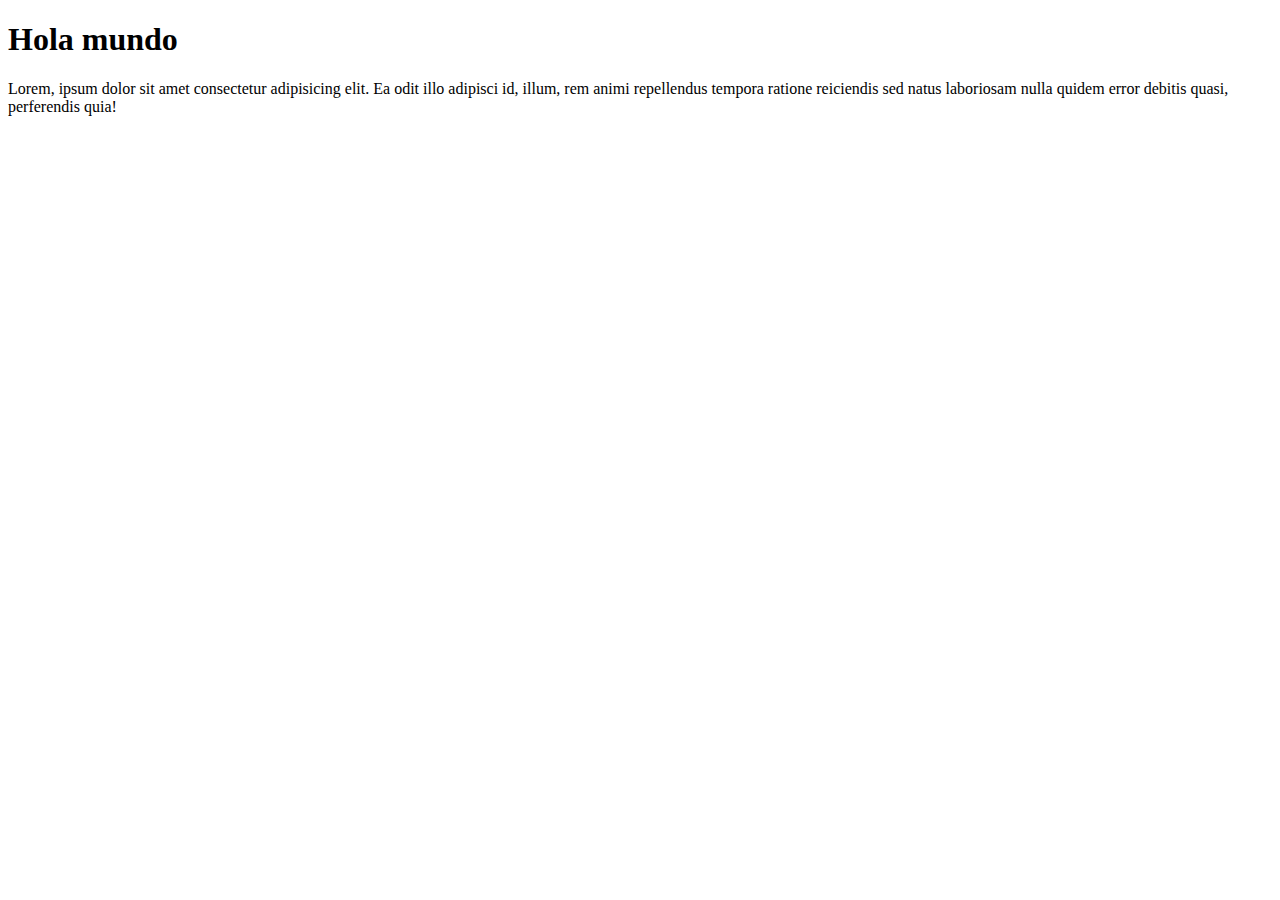
<file: HTML/index.html>
<!DOCTYPE html>
<html>
    <head>
        <title>Mi primera pagina web</title>
    </head>
    <body>
        <h1>Hola mundo</h1>
        <p>
            Lorem, ipsum dolor sit amet consectetur adipisicing elit. Ea odit illo adipisci id, illum, rem animi repellendus tempora ratione reiciendis sed natus laboriosam nulla quidem error debitis quasi, perferendis quia!
        </p>
    </body>
</html>
</file>
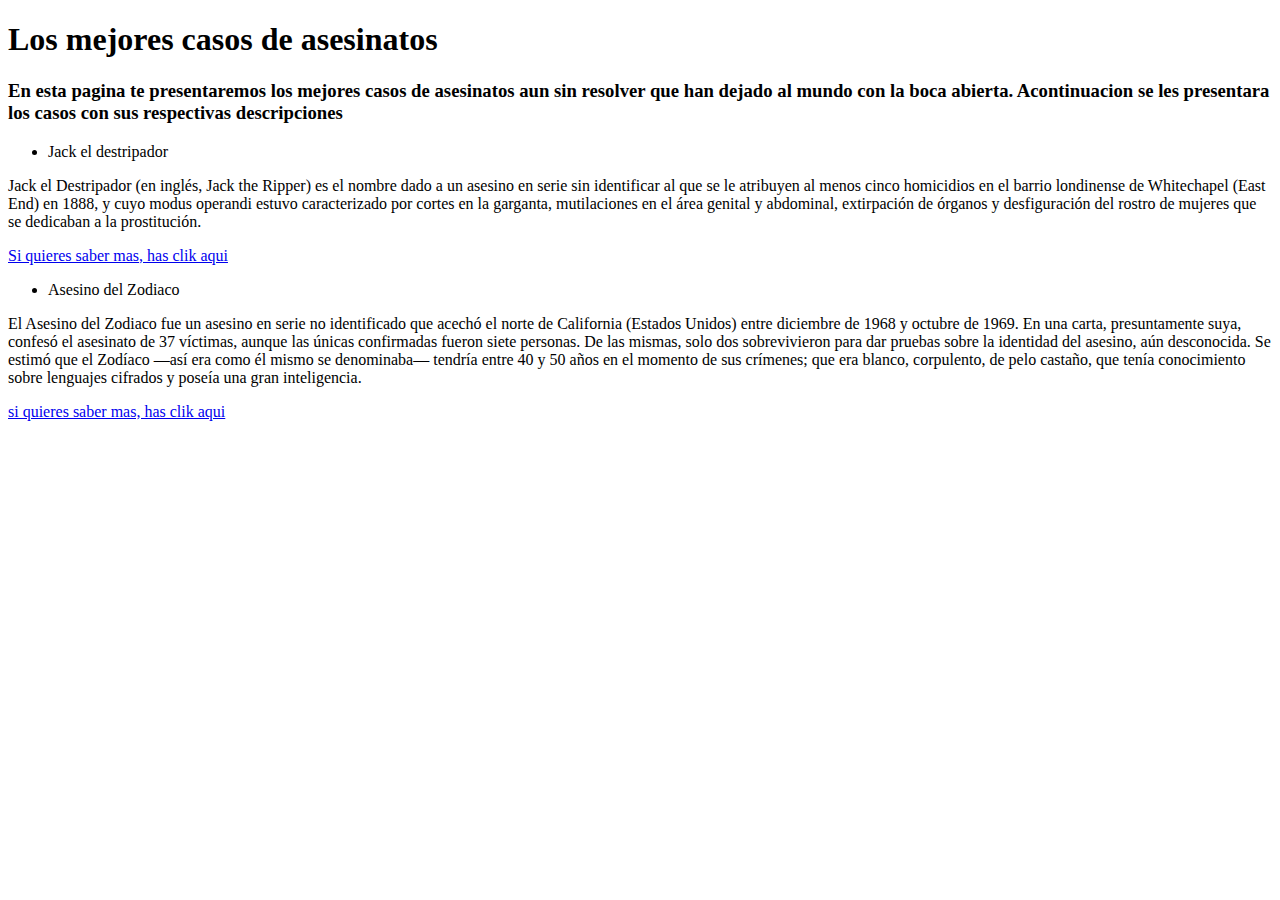
<file: HTML/casos.html>
<!DOCTYPE html>
<html>
    <head>
        <title> Nunpra Wheeters</title>
    </head>
    <body>
        <h1>Los mejores casos de asesinatos</h1>
        <h3> En esta pagina te presentaremos los mejores casos de asesinatos aun sin resolver que han dejado al mundo con la boca abierta. Acontinuacion se les presentara los casos con sus respectivas descripciones</h3>
        <ul>
            <li> Jack el destripador</li>
        </ul>
        <p>
            Jack el Destripador (en inglés, Jack the Ripper) es el nombre dado a un asesino en serie sin identificar al que se le atribuyen al menos cinco homicidios en el barrio londinense de Whitechapel (East End) en 1888, y cuyo modus operandi estuvo caracterizado por cortes en la garganta, mutilaciones en el área genital y abdominal, extirpación de órganos y desfiguración del rostro​ de mujeres que se dedicaban a la prostitución.
        </p>
        <a href="https://es.wikipedia.org/wiki/Jack_el_Destripador" title="Jack el destripador" target="_blank"> Si quieres saber mas, has clik aqui</a>
        <ul>
            <li>Asesino del Zodiaco</li>
        </ul>
        <p>
            El Asesino del Zodiaco fue un asesino en serie no identificado que acechó el norte de California (Estados Unidos) entre diciembre de 1968 y octubre de 1969. En una carta, presuntamente suya, confesó el asesinato de 37 víctimas, aunque las únicas confirmadas fueron siete personas. De las mismas, solo dos sobrevivieron para dar pruebas sobre la identidad del asesino, aún desconocida. Se estimó que el Zodíaco —así era como él mismo se denominaba— tendría entre 40 y 50 años en el momento de sus crímenes; que era blanco, corpulento, de pelo castaño, que tenía conocimiento sobre lenguajes cifrados y poseía una gran inteligencia.
        </p>
        <a href="https://es.wikipedia.org/wiki/Asesino_del_Zodiaco" title="Asesino del Zodiaco" target="_blank">si quieres saber mas, has clik aqui</a>
    </body>
</html>
</file>
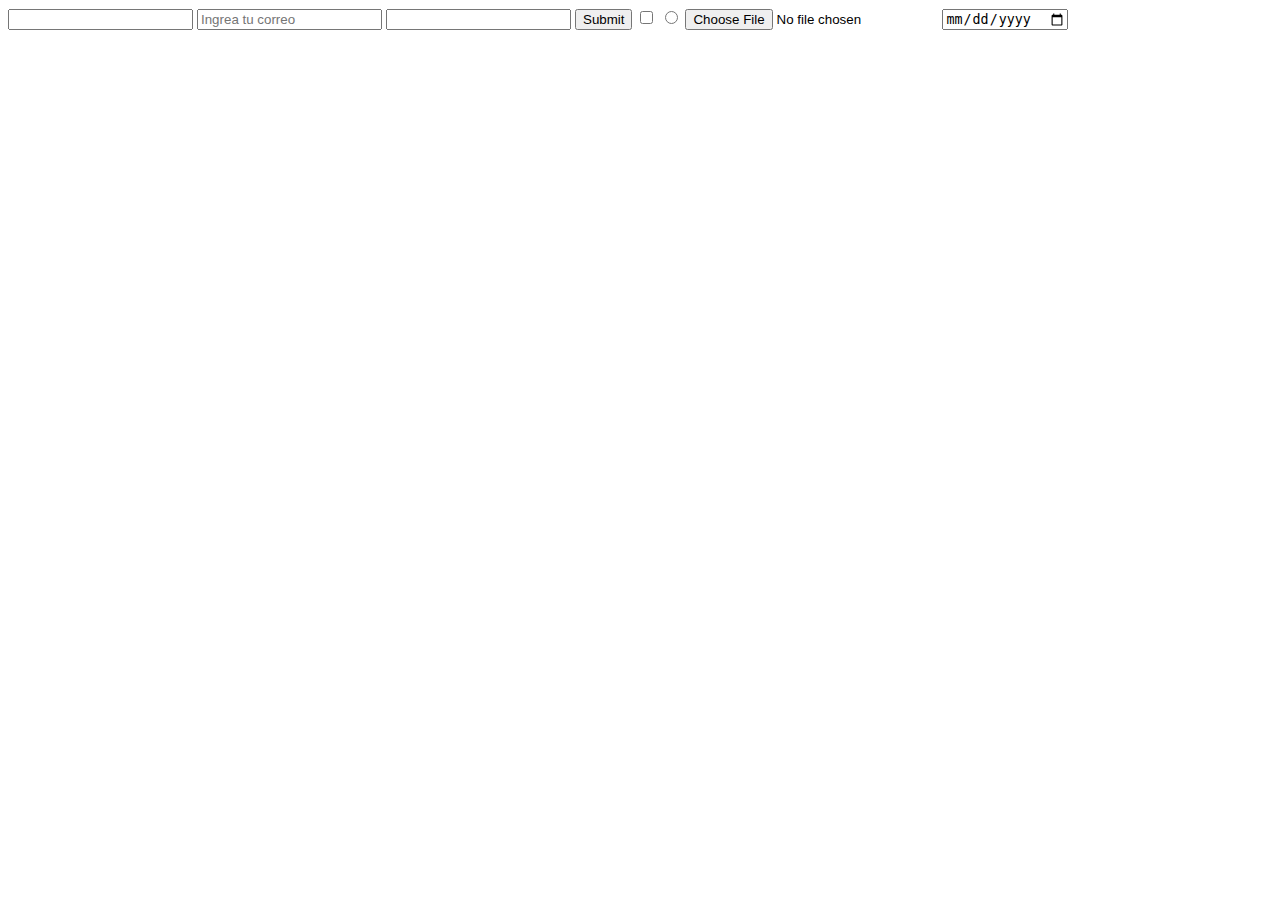
<file: HTML/formularios.html>
<!DOCTYPE html>
<html>
<head>
    <title> Formularios </title>
</head>
<body>
    <form>
        <input type="text" name="nombre" >
        <input type="email" placeholder="Ingrea tu correo">
        <input type="password" required>
        <input type="submit">
        <input type="checkbox">
        <input type="radio">
        <input type="file">
        <input type="date">
    </form>
</body>
</html>
</file>
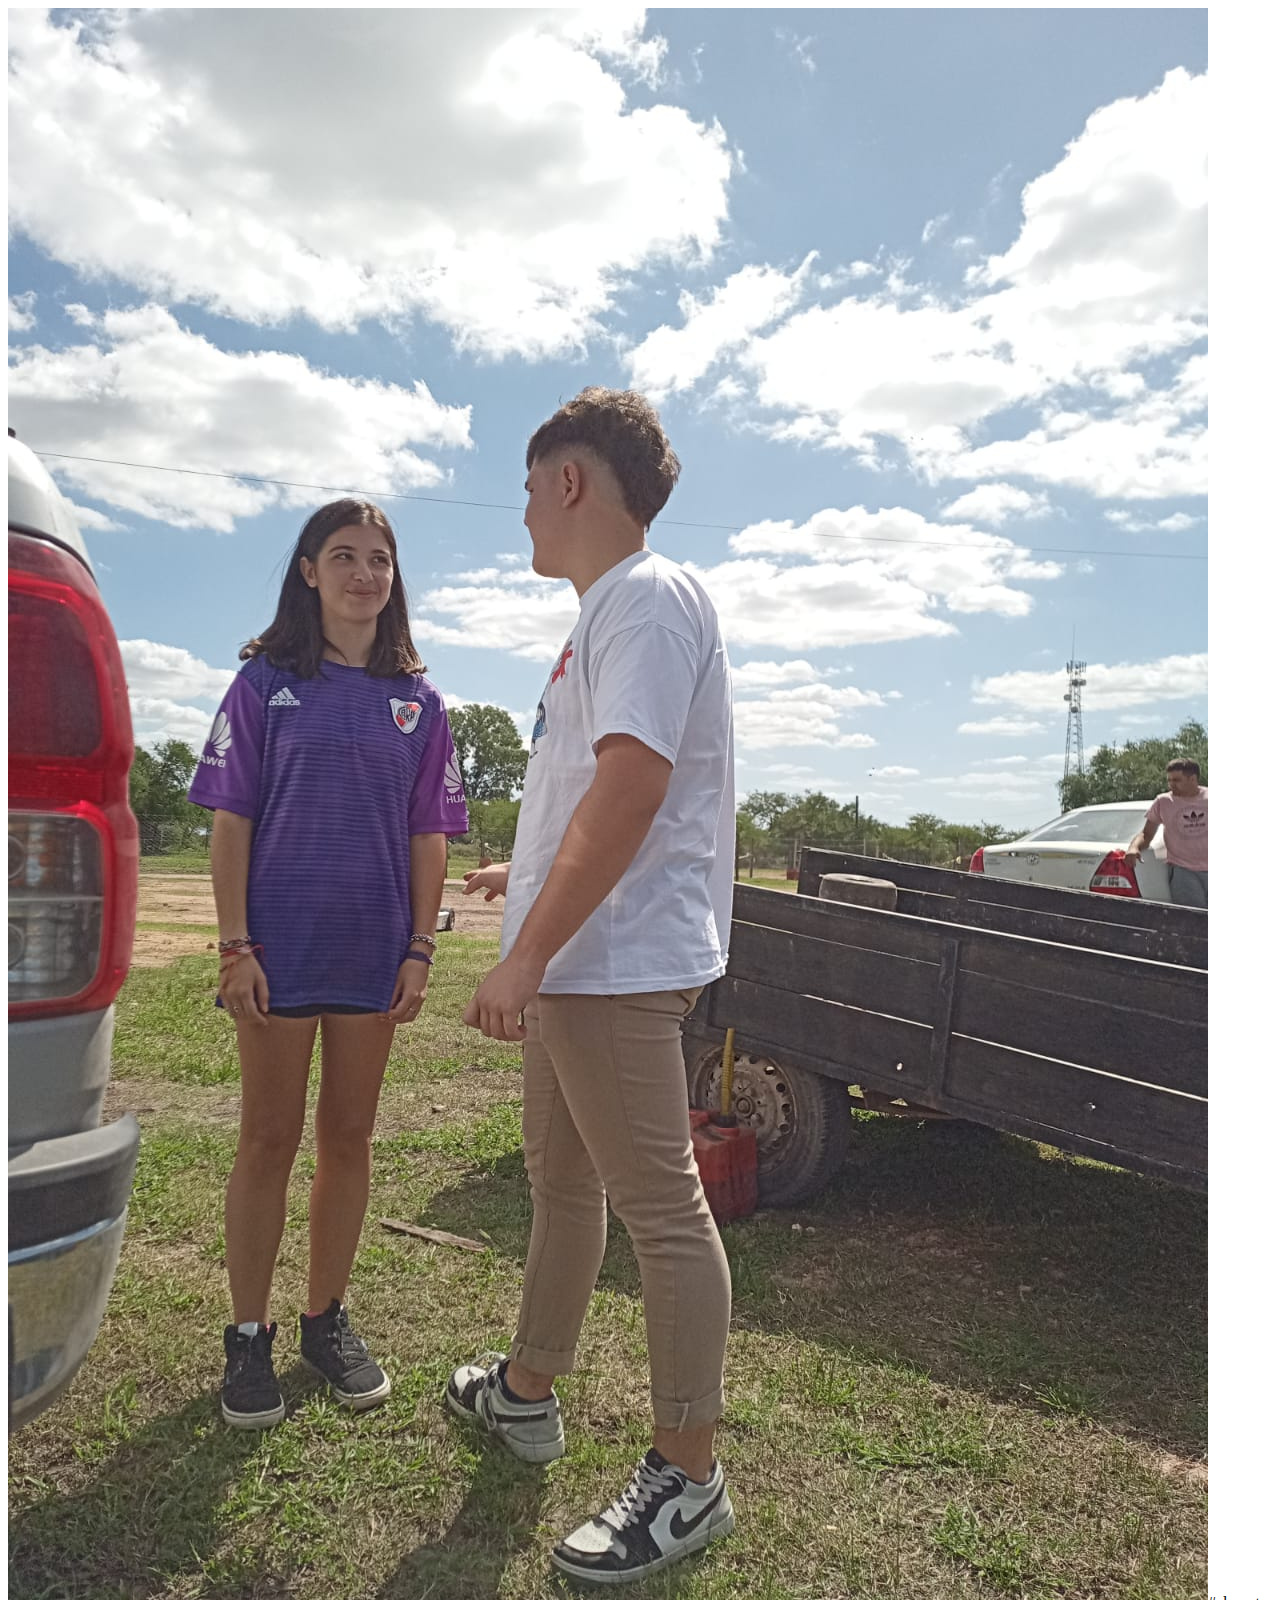
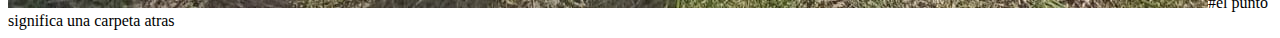
<file: HTML/img.html>
<!DOCTYPE html>
<html>
    <head>
        <title>imagenes</title>
    </head>
    <body>
        <img src="./imagenes/24.jpg" alt="foto favorita" title="pareja">#el punto significa una carpeta atras
    </body>
</html>
</file>
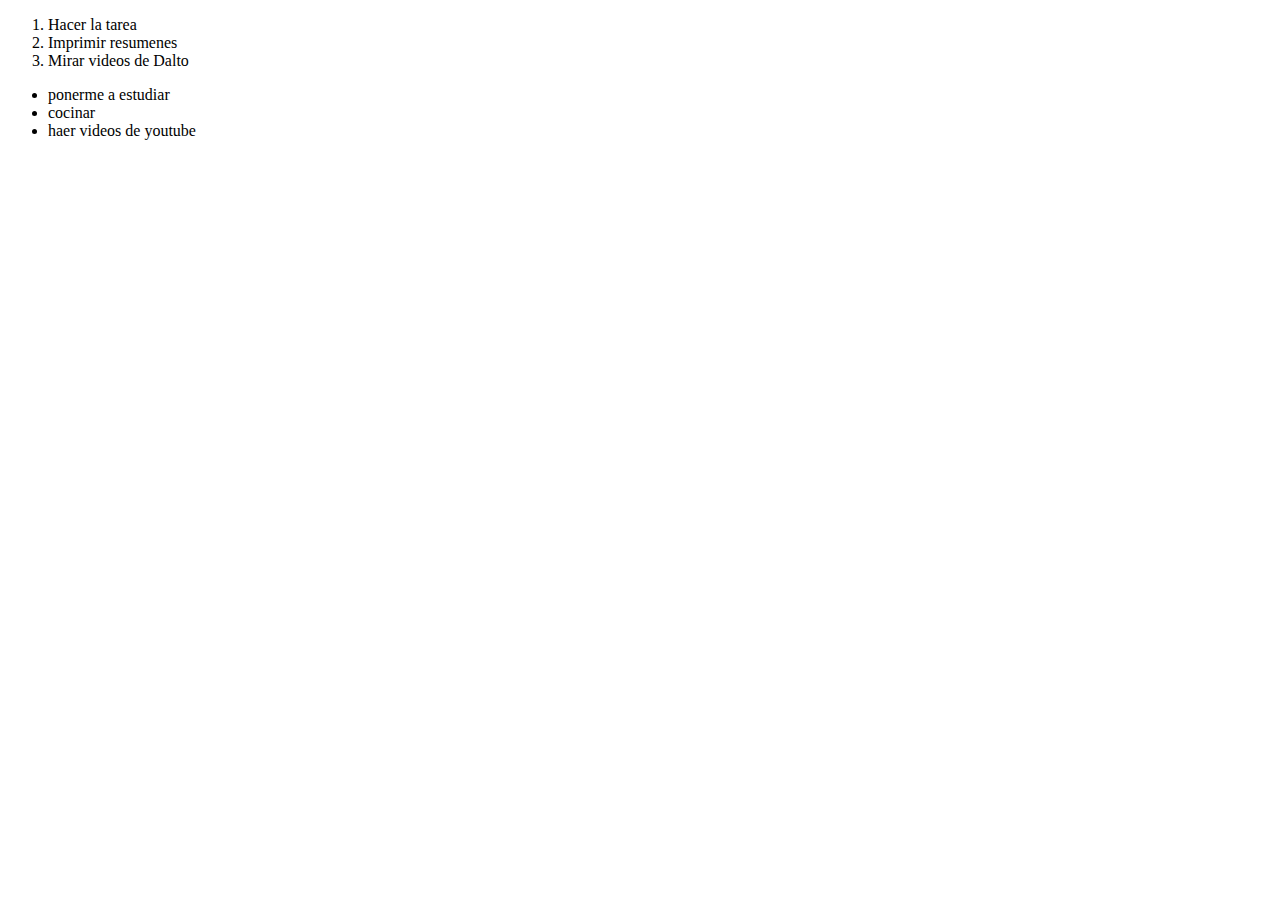
<file: HTML/listas.html>
<!DOCTYPE html>
<html>
    <head>
        <title>Listas jaja</title>
    </head>
    <body>
        <ol>
            <li>Hacer la tarea</li>
            <li>Imprimir resumenes</li>
            <li>Mirar videos de Dalto</li>
        </ol>
        <ul>
            <li>ponerme a estudiar</li>
            <li>cocinar</li>
            <li>haer videos de youtube</li>
        </ul>
    </body>
</html>
</file>
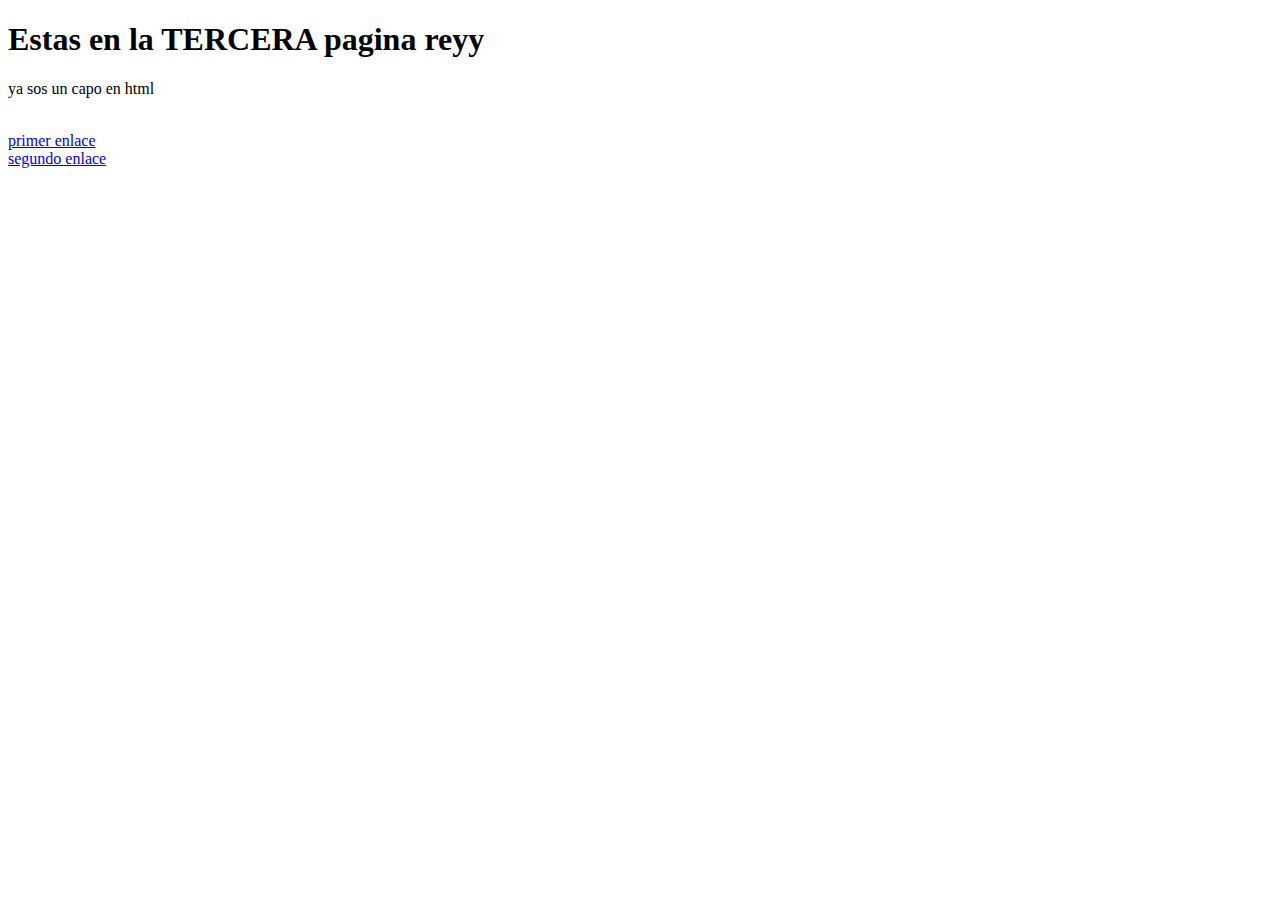
<file: HTML/enlaces/enlace_3.html>
<!DOCTYPE html>
<html>
    <head>
        <title>Enlances</title>
    </head>
    <body>
        <h1>Estas en la TERCERA pagina reyy</h1>
        <p>
            ya sos un capo en html 
        </p>
        <br><a href="enlaces.html"> primer enlace</a>
        <br><a href="enlaces_2.html">segundo enlace</a>
    </body>
</html>
</file>
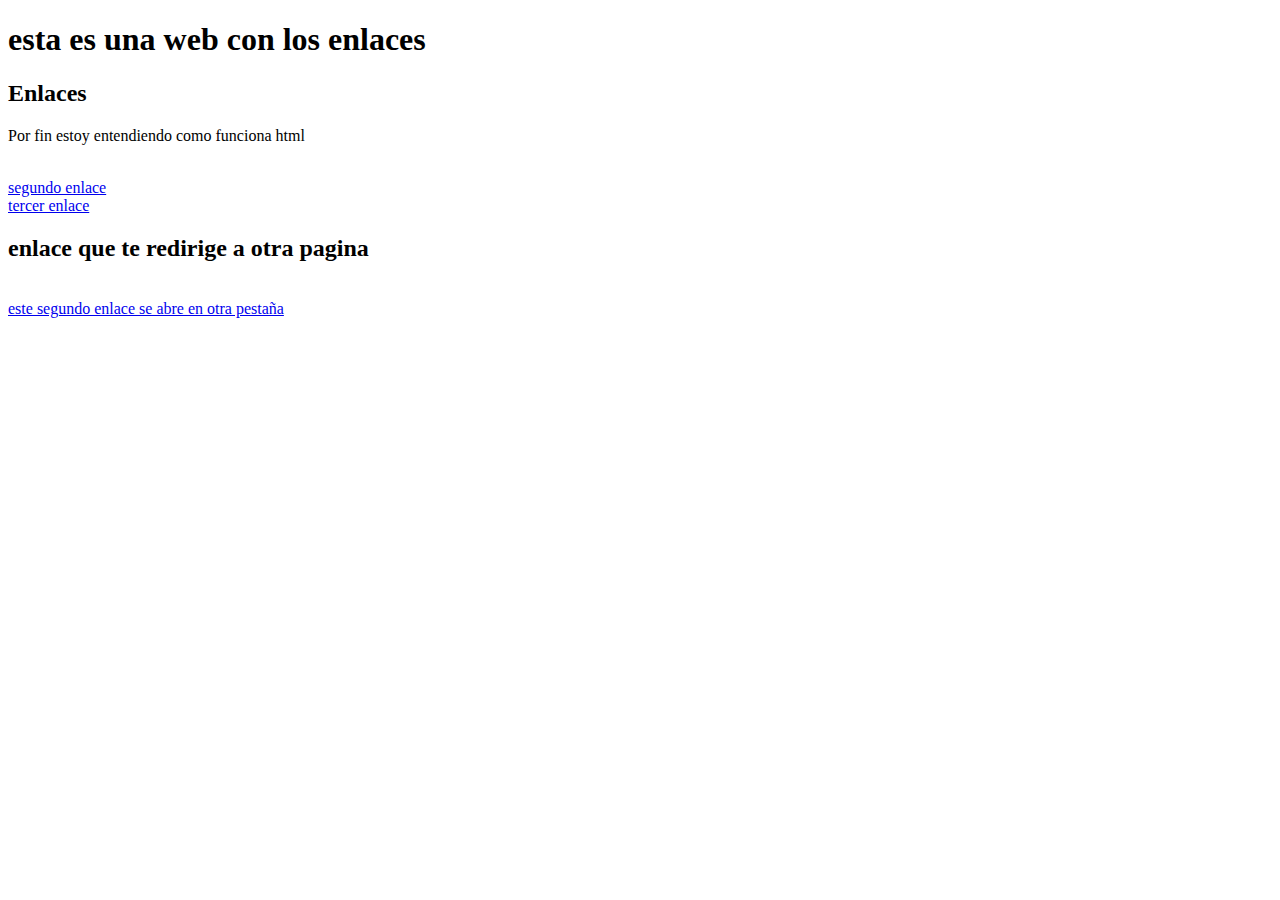
<file: HTML/enlaces/enlaces.html>
<!DOCTYPE html>
<html>
    <head>
        <title>Enlances</title>
    </head>
    <body>
        <h1>esta es una web con los enlaces</h1>
        <h2>Enlaces</h2>
        <p>
            Por fin estoy entendiendo como funciona html
        </p>
        <br><a href="enlaces_2.html" title="subtitulo de la segunda pagina en enlace"> segundo enlace</a>
        <br><a href="enlace_3.html"> tercer enlace</a>
        <h2> enlace que te redirige a otra pagina</h2>
        <br><a href="enlaces_2.html" target="_blank"> este segundo enlace se abre en otra pestaña</a>
    </body>
</html>
</file>
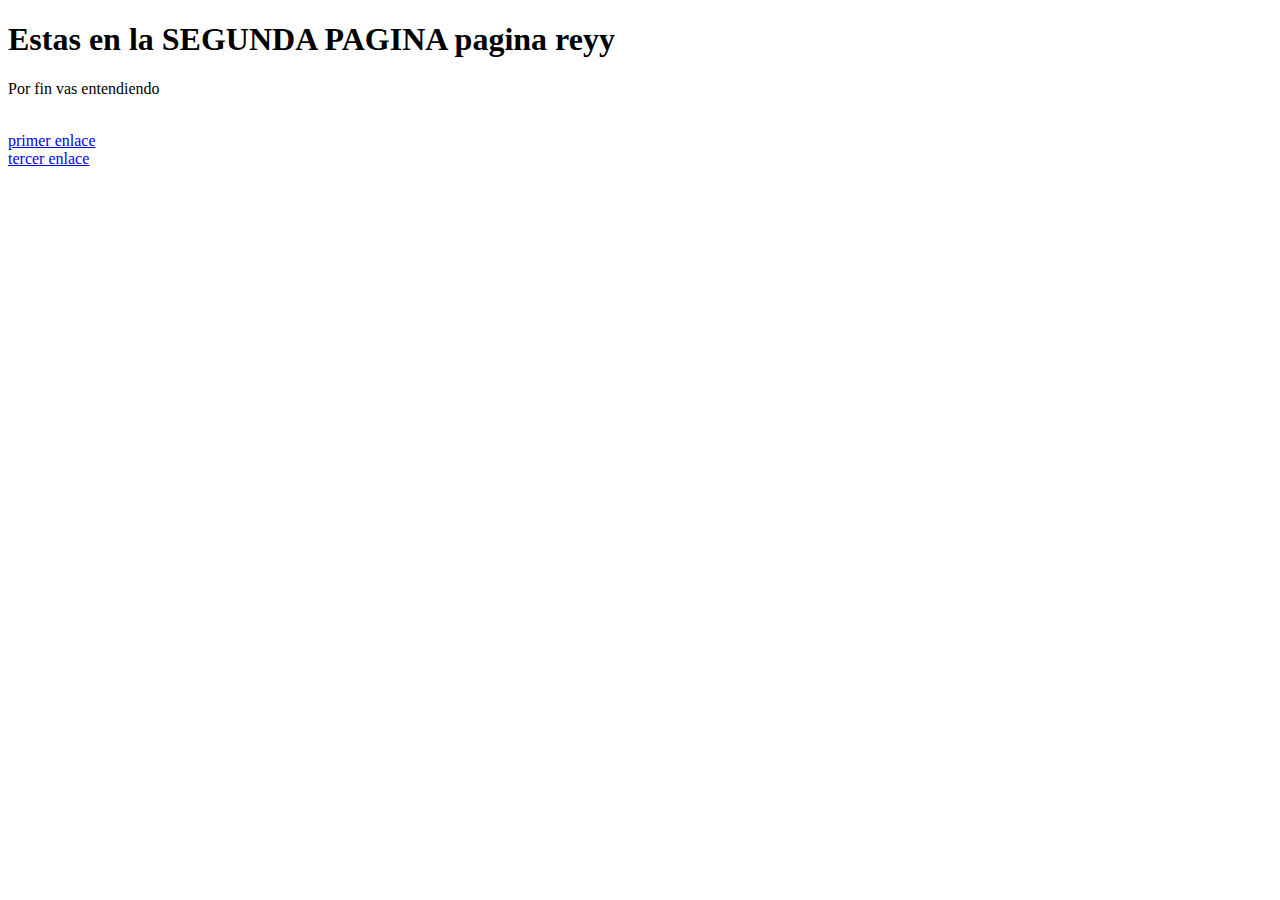
<file: HTML/enlaces/enlaces_2.html>
<!DOCTYPE html>
<html>
    <head>
        <title>Enlances</title>
    </head>
    <body>
        <h1>Estas en la SEGUNDA PAGINA pagina reyy</h1>
        <p>
            Por fin vas entendiendo
        </p>
        <br><a href="enlaces.html">primer enlace</a>
        <br><a href="enlace_3.html">tercer enlace</a>
    </body>
</html>
</file>
